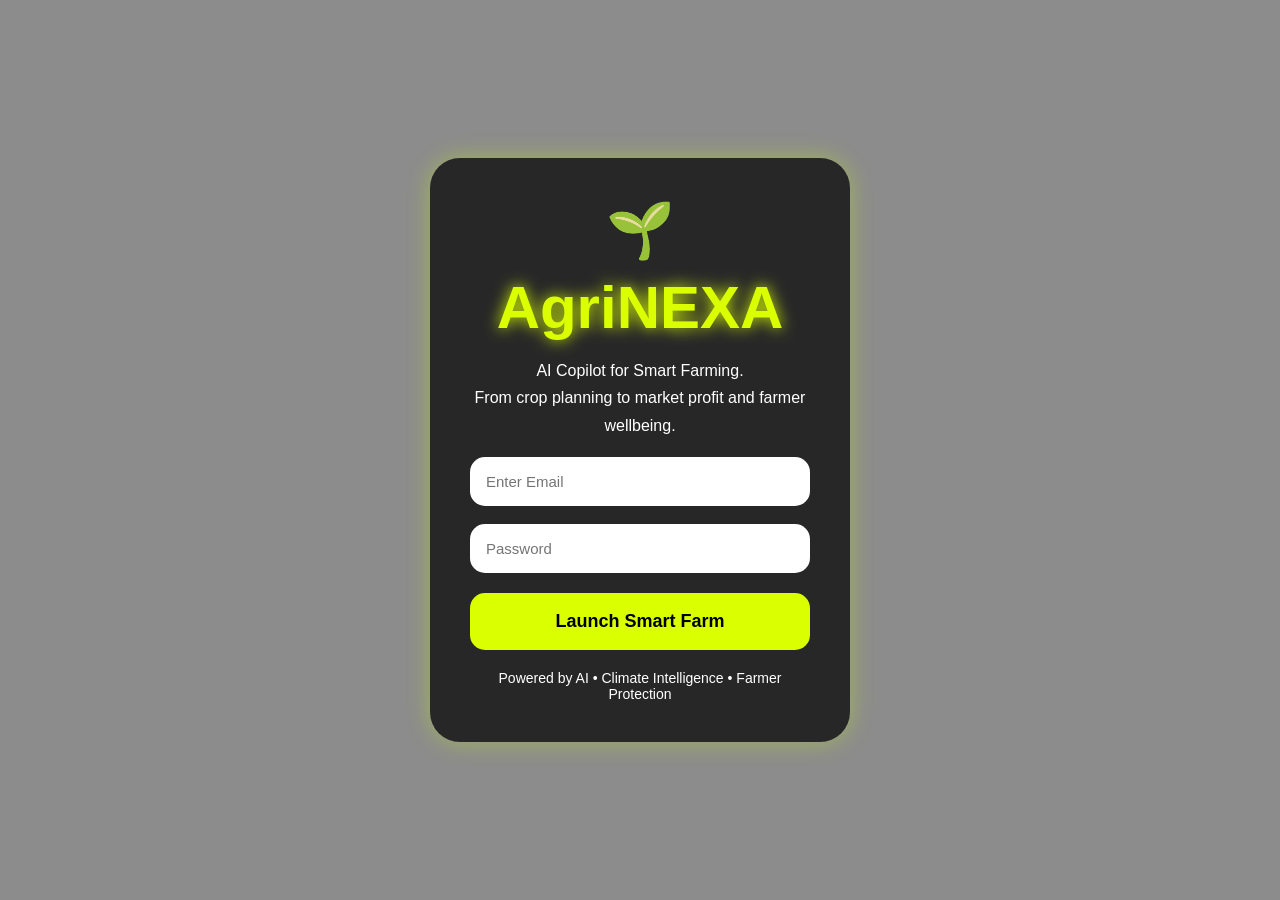
<file: index.html>
<!DOCTYPE html>
<html lang="en">
<head>
<meta charset="UTF-8">
<meta name="viewport" content="width=device-width, initial-scale=1.0">
<title>AgriNEXA Login</title>
<link rel="stylesheet" href="style.css">
</head>

<body class="farm-bg">

<div class="overlay"></div>

<div class="center-box">

<div class="login-card">

<div class="logo">🌱</div>

<h1>AgriNEXA</h1>

<p>
AI Copilot for Smart Farming.<br>
From crop planning to market profit and farmer wellbeing.
</p>

<input type="email" placeholder="Enter Email">
<input type="password" placeholder="Password">

<button onclick="goToOnboarding()">
Launch Smart Farm
</button>

<div class="powered">
Powered by AI • Climate Intelligence • Farmer Protection
</div>

</div>

</div>

<script src="script.js"></script>

</body>
</html>
</file>
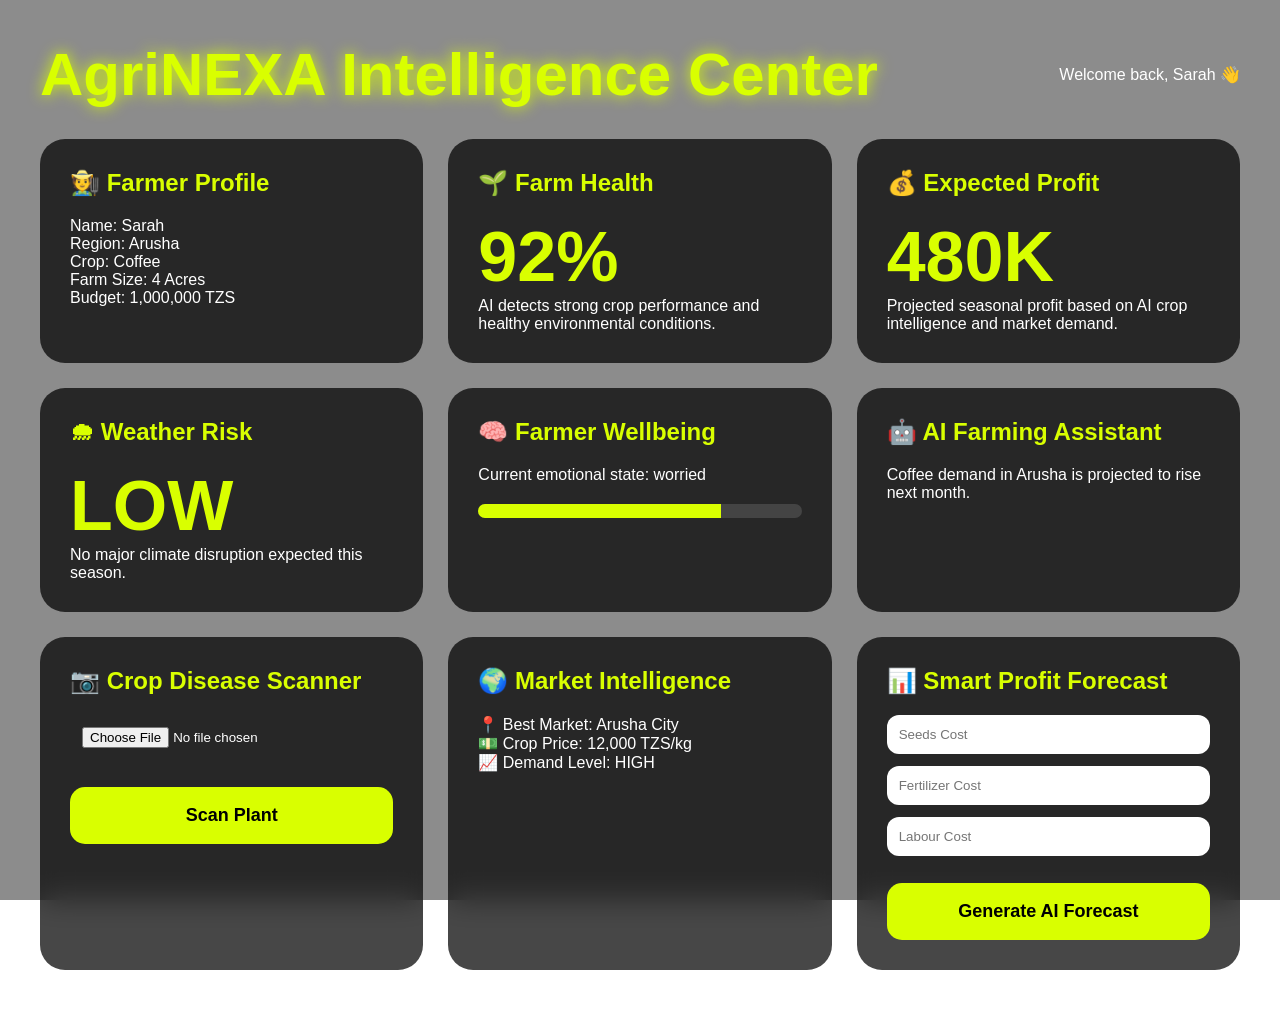
<file: dashboard.html>
<!DOCTYPE html>
<html lang="en">
<head>
<meta charset="UTF-8">
<meta name="viewport" content="width=device-width, initial-scale=1.0">
<title>AgriNEXA Dashboard</title>
<link rel="stylesheet" href="style.css">
</head>

<body class="farm-bg">

<div class="overlay"></div>

<div class="dashboard-container">

<div class="top-bar">

<h1>AgriNEXA Intelligence Center</h1>

<div class="welcome">
Welcome back, Sarah 👋
</div>

</div>

<div class="dashboard-grid">

<div class="card">
<h3>🧑‍🌾 Farmer Profile</h3>
<p>Name: Sarah</p>
<p>Region: Arusha</p>
<p>Crop: Coffee</p>
<p>Farm Size: 4 Acres</p>
<p>Budget: 1,000,000 TZS</p>
</div>

<div class="card">
<h3>🌱 Farm Health</h3>
<div class="big-number">92%</div>
<p>AI detects strong crop performance and healthy environmental conditions.</p>
</div>

<div class="card">
<h3>💰 Expected Profit</h3>
<div class="big-number">480K</div>
<p>Projected seasonal profit based on AI crop intelligence and market demand.</p>
</div>

<div class="card">
<h3>🌧 Weather Risk</h3>
<div class="big-number">LOW</div>
<p>No major climate disruption expected this season.</p>
</div>

<div class="card">
<h3>🧠 Farmer Wellbeing</h3>
<p>Current emotional state: worried</p>

<div class="progress">
<span></span>
</div>

</div>

<div class="card">
<h3>🤖 AI Farming Assistant</h3>
<p>
Coffee demand in Arusha is projected to rise next month.
</p>
</div>

<div class="card">
<h3>📷 Crop Disease Scanner</h3>

<input type="file">

<button class="small-btn">
Scan Plant
</button>

</div>

<div class="card">
<h3>🌍 Market Intelligence</h3>

<p>📍 Best Market: Arusha City</p>
<p>💵 Crop Price: 12,000 TZS/kg</p>
<p>📈 Demand Level: HIGH</p>

</div>

<div class="card">

<h3>📊 Smart Profit Forecast</h3>

<input type="number" placeholder="Seeds Cost">
<input type="number" placeholder="Fertilizer Cost">
<input type="number" placeholder="Labour Cost">

<button class="small-btn">
Generate AI Forecast
</button>

</div>

</div>

</div>

</body>
</html>
</file>
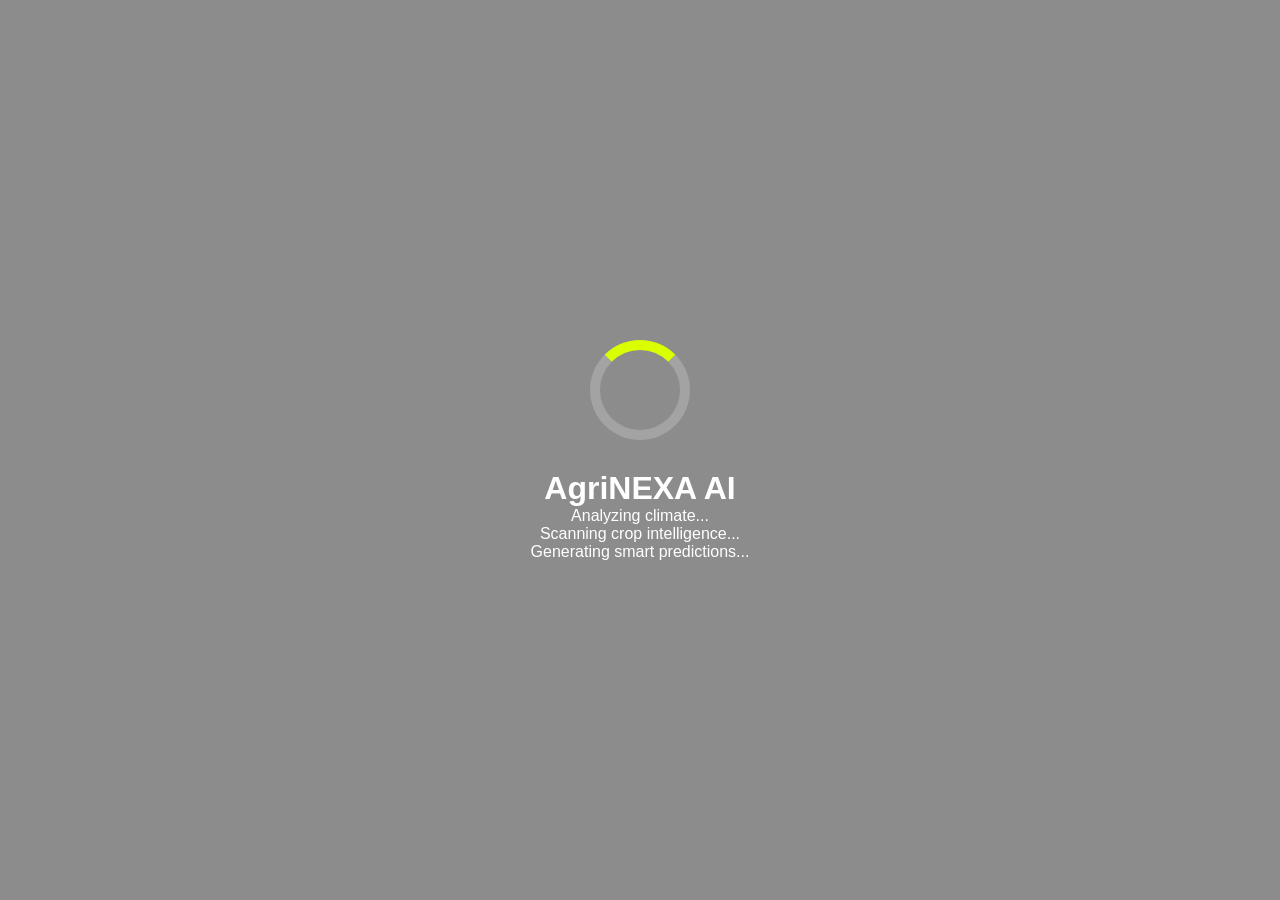
<file: loading.html>
<!DOCTYPE html>
<html lang="en">
<head>
<meta charset="UTF-8">
<meta name="viewport" content="width=device-width, initial-scale=1.0">
<title>AgriNEXA Loading</title>
<link rel="stylesheet" href="style.css">
</head>

<body class="farm-bg">

<div class="overlay"></div>

<div class="loading-container">

<div class="loader"></div>

<h1>AgriNEXA AI</h1>

<p>
Analyzing climate...<br>
Scanning crop intelligence...<br>
Generating smart predictions...
</p>

</div>

<script>

setTimeout(() => {
window.location.href = "dashboard.html";
}, 4000);

</script>

</body>
</html>
</file>
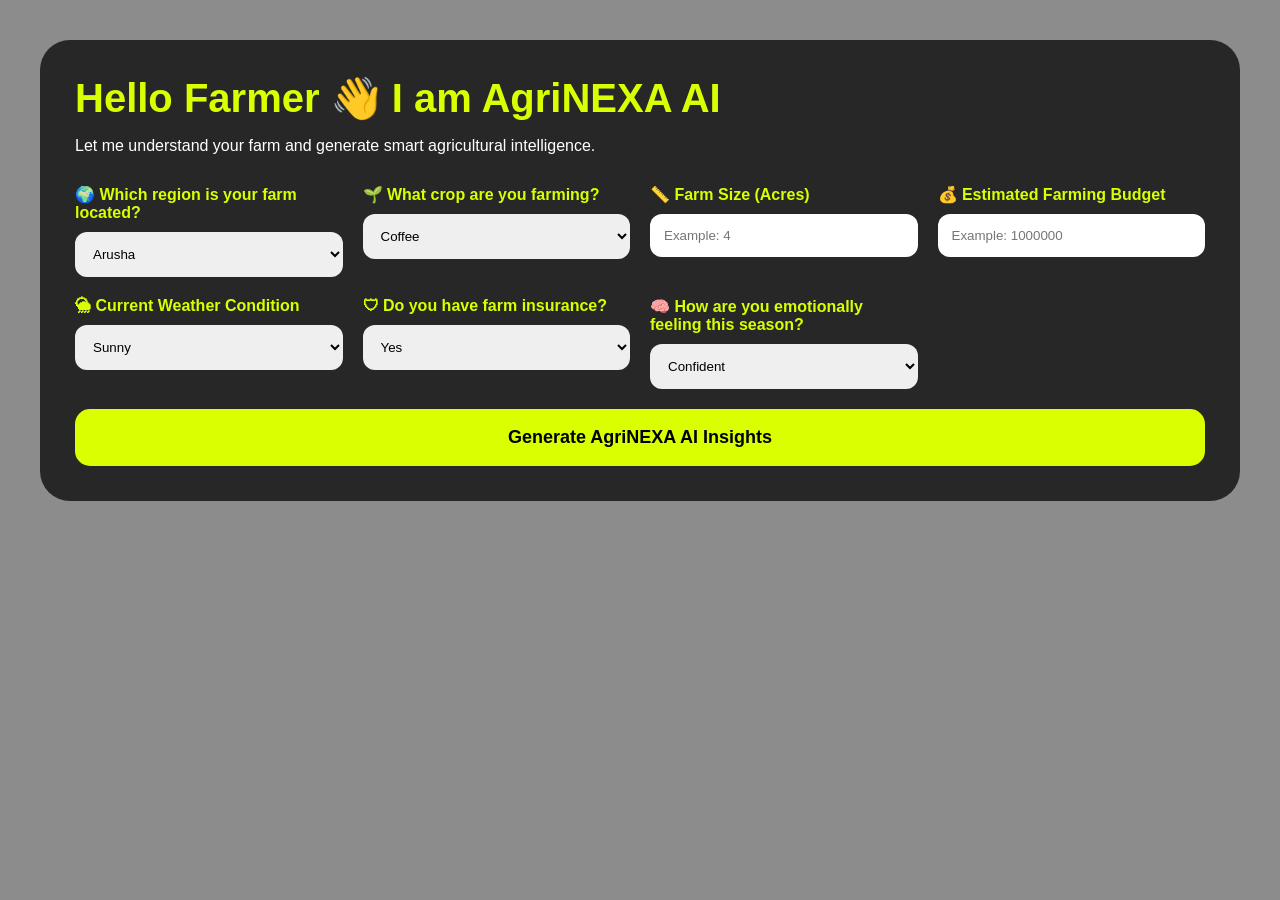
<file: onboarding.html>
<!DOCTYPE html>
<html lang="en">
<head>
<meta charset="UTF-8">
<meta name="viewport" content="width=device-width, initial-scale=1.0">
<title>AgriNEXA Onboarding</title>
<link rel="stylesheet" href="style.css">
</head>

<body class="farm-bg">

<div class="overlay"></div>

<div class="page-container">

<div class="question-box">

<h2>Hello Farmer 👋 I am AgriNEXA AI</h2>

<p class="subtitle">
Let me understand your farm and generate smart agricultural intelligence.
</p>

<div class="question-grid">

<div class="question-card">
<label>🌍 Which region is your farm located?</label>
<select>
<option>Arusha</option>
<option>Dodoma</option>
<option>Mbeya</option>
<option>Morogoro</option>
</select>
</div>

<div class="question-card">
<label>🌱 What crop are you farming?</label>
<select>
<option>Coffee</option>
<option>Maize</option>
<option>Rice</option>
<option>Beans</option>
</select>
</div>

<div class="question-card">
<label>📏 Farm Size (Acres)</label>
<input type="number" placeholder="Example: 4">
</div>

<div class="question-card">
<label>💰 Estimated Farming Budget</label>
<input type="number" placeholder="Example: 1000000">
</div>

<div class="question-card">
<label>🌦 Current Weather Condition</label>
<select>
<option>Sunny</option>
<option>Rainy</option>
<option>Dry</option>
<option>Storm Risk</option>
</select>
</div>

<div class="question-card">
<label>🛡 Do you have farm insurance?</label>
<select>
<option>Yes</option>
<option>No</option>
<option>Planning to get one</option>
</select>
</div>

<div class="question-card">
<label>🧠 How are you emotionally feeling this season?</label>
<select>
<option>Confident</option>
<option>Worried</option>
<option>Stressed</option>
<option>Hopeful</option>
</select>
</div>

</div>

<button class="generate-btn" onclick="goToLoading()">
Generate AgriNEXA AI Insights
</button>

</div>

</div>

<script src="script.js"></script>

</body>
</html>
</file>
<file: style.css>
*{
margin:0;
padding:0;
box-sizing:border-box;
font-family:Poppins,sans-serif;
}

body{
min-height:100vh;
color:white;
position:relative;
overflow-x:hidden;
}

.farm-bg{
background:url('https://images.unsplash.com/photo-1500937386664-56d1dfef3854?q=80&w=1974&auto=format&fit=crop') center/cover no-repeat fixed;
}

.overlay{
position:fixed;
width:100%;
height:100%;
background:rgba(0,0,0,0.45);
top:0;
left:0;
z-index:-1;
}

.center-box{
display:flex;
justify-content:center;
align-items:center;
height:100vh;
padding:20px;
}

.login-card{
width:420px;
background:rgba(0,0,0,0.72);
padding:40px;
border-radius:30px;
backdrop-filter:blur(15px);
text-align:center;
box-shadow:0 0 25px rgba(204,255,0,0.35);
}

.logo{
font-size:55px;
margin-bottom:10px;
}

.login-card h1{
font-size:60px;
color:#d9ff00;
text-shadow:0 0 15px #d9ff00;
}

.login-card p{
margin-top:15px;
line-height:1.7;
}

.login-card input{
width:100%;
padding:16px;
margin-top:18px;
border:none;
border-radius:15px;
font-size:15px;
}

button{
width:100%;
padding:18px;
margin-top:20px;
border:none;
border-radius:15px;
background:#d9ff00;
font-size:18px;
font-weight:bold;
cursor:pointer;
}

.powered{
margin-top:20px;
font-size:14px;
}

.page-container{
padding:40px;
}

.question-box{
background:rgba(0,0,0,0.72);
padding:35px;
border-radius:30px;
backdrop-filter:blur(15px);
}

.question-box h2{
font-size:40px;
color:#d9ff00;
}

.subtitle{
margin:15px 0 30px;
}

.question-grid{
display:grid;
grid-template-columns:repeat(auto-fit,minmax(250px,1fr));
gap:20px;
}

.question-card{
display:flex;
flex-direction:column;
}

.question-card label{
margin-bottom:10px;
font-weight:bold;
color:#d9ff00;
}

.question-card input,
.question-card select{
padding:14px;
border:none;
border-radius:12px;
}

.loading-container{
height:100vh;
display:flex;
flex-direction:column;
justify-content:center;
align-items:center;
text-align:center;
}

.loader{
width:100px;
height:100px;
border:10px solid rgba(255,255,255,0.2);
border-top:10px solid #d9ff00;
border-radius:50%;
animation:spin 1s linear infinite;
margin-bottom:30px;
}

@keyframes spin{
100%{
transform:rotate(360deg);
}
}

.dashboard-container{
padding:40px;
}

.top-bar{
display:flex;
justify-content:space-between;
align-items:center;
margin-bottom:30px;
}

.top-bar h1{
font-size:60px;
color:#d9ff00;
text-shadow:0 0 15px #d9ff00;
}

.dashboard-grid{
display:grid;
grid-template-columns:repeat(auto-fit,minmax(300px,1fr));
gap:25px;
}

.card{
background:rgba(0,0,0,0.72);
padding:30px;
border-radius:25px;
backdrop-filter:blur(15px);
}

.card h3{
color:#d9ff00;
margin-bottom:20px;
font-size:24px;
}

.big-number{
font-size:70px;
font-weight:bold;
color:#d9ff00;
}

.progress{
width:100%;
height:14px;
background:#444;
border-radius:20px;
margin-top:20px;
overflow:hidden;
}

.progress span{
display:block;
width:75%;
height:100%;
background:#d9ff00;
}

.small-btn{
margin-top:15px;
}

.card input{
width:100%;
padding:12px;
margin-bottom:12px;
border:none;
border-radius:12px;
}

@media(max-width:768px){

.top-bar{
flex-direction:column;
align-items:flex-start;
gap:15px;
}

.top-bar h1{
font-size:40px;
}

.login-card{
width:100%;
}

}
</file>
